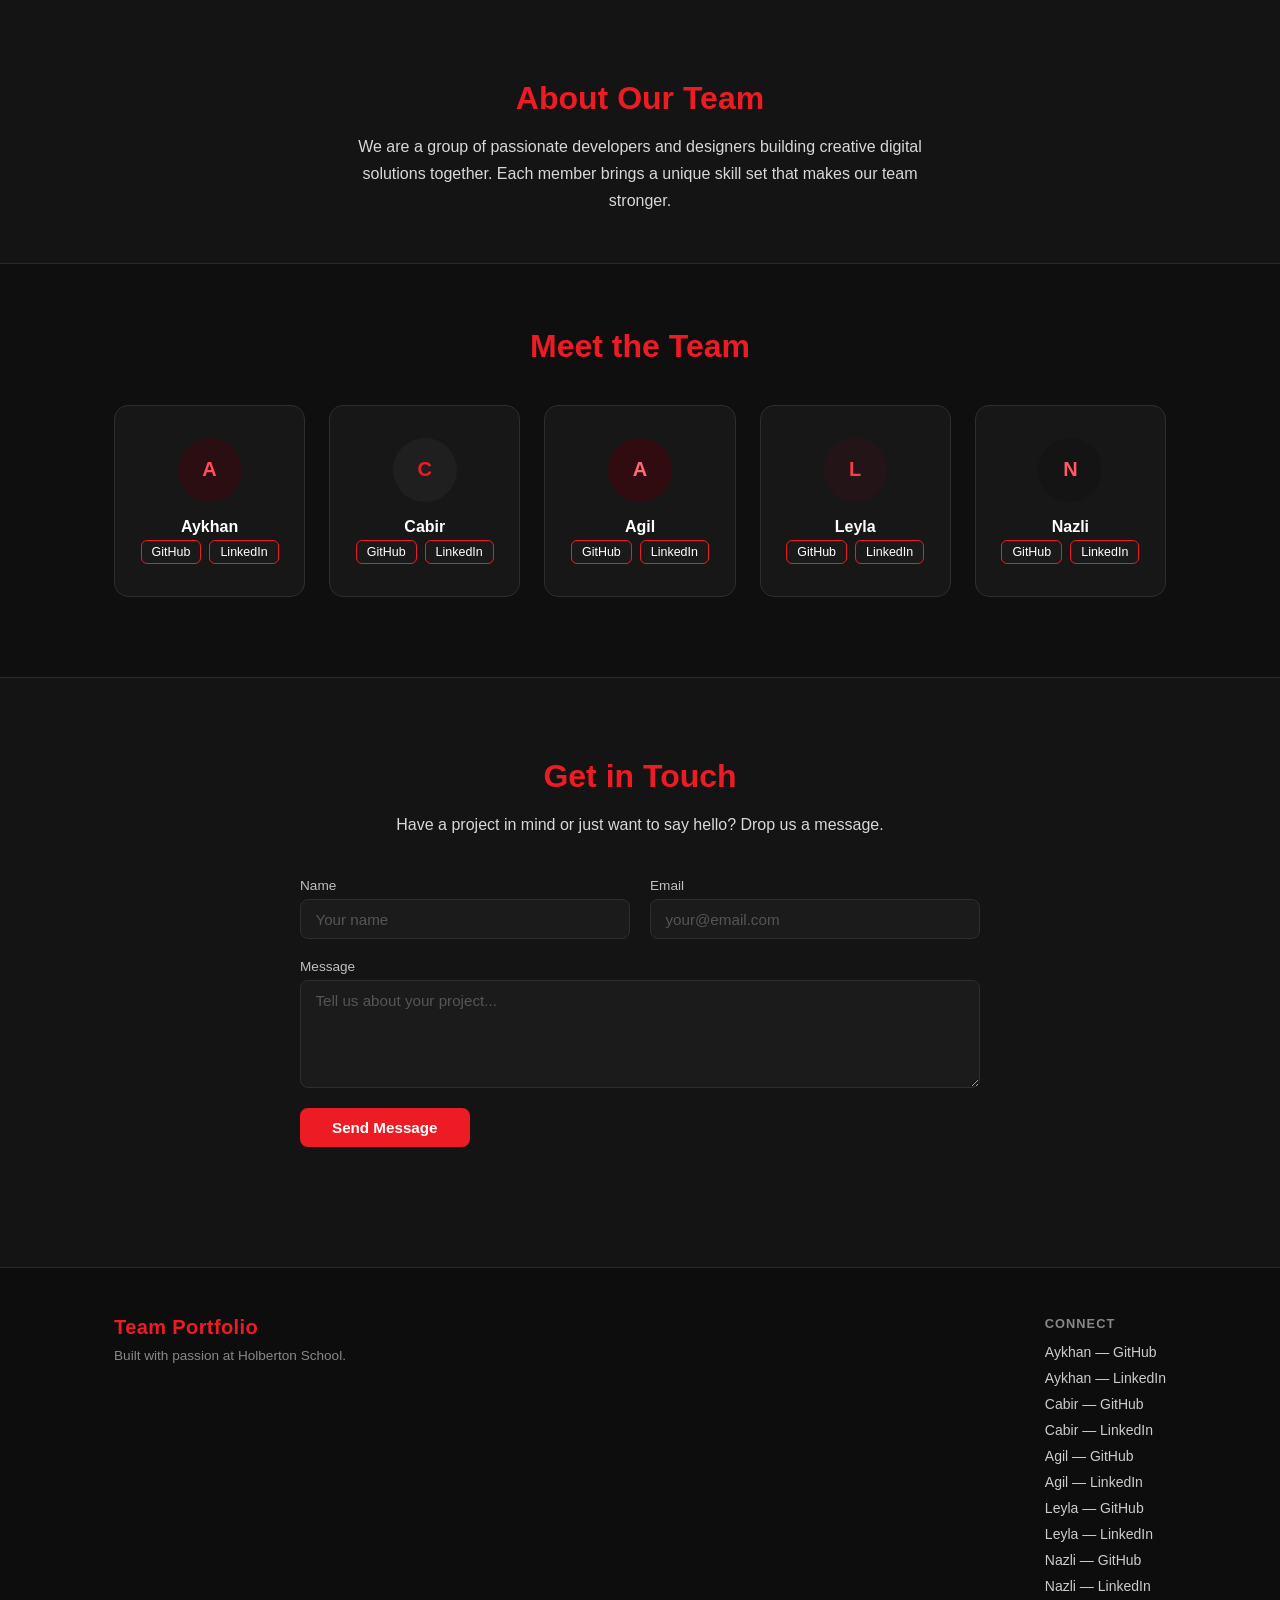
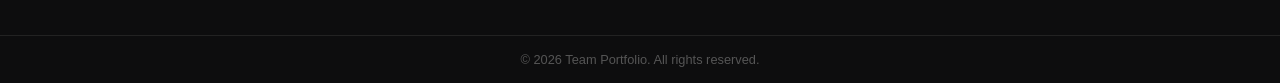
<file: team-index.html>
<!DOCTYPE html>
<html lang="en">
<head>
  <meta charset="UTF-8" />
  <meta name="viewport" content="width=device-width, initial-scale=1.0" />
  <title>Team Portfolio</title>
  <link rel="stylesheet" href="team-style.css" />
  <link rel="stylesheet" href="contact-style.css" />
</head>
<body>
  <section id="about" class="about-section">
    <div class="container">
      <h2 class="section-title">About Our Team</h2>
      <p class="section-subtitle">
        We are a group of passionate developers and designers building
        creative digital solutions together. Each member brings a unique
        skill set that makes our team stronger.
      </p>
    </div>
  </section>

  <section id="team" class="team-section">
    <div class="container">
      <h2 class="section-title">Meet the Team</h2>
      <div class="team-grid" id="teamGrid"></div>
    </div>
  </section>

  <section id="contact" class="contact-section">
    <div class="container">
      <h2 class="section-title">Get in Touch</h2>
      <p class="section-subtitle">Have a project in mind or just want to say hello? Drop us a message.</p>
      <form class="contact-form" id="contactForm" novalidate>
        <div class="form-row">
          <div class="form-group">
            <label for="contactName">Name</label>
            <input type="text" id="contactName" name="name" placeholder="Your name" required />
          </div>
          <div class="form-group">
            <label for="contactEmail">Email</label>
            <input type="email" id="contactEmail" name="email" placeholder="your@email.com" required />
          </div>
        </div>
        <div class="form-group">
          <label for="contactMessage">Message</label>
          <textarea id="contactMessage" name="message" rows="5" placeholder="Tell us about your project..." required></textarea>
        </div>
        <button type="submit" class="submit-btn">Send Message</button>
        <p class="form-feedback" id="formFeedback" aria-live="polite"></p>
      </form>
    </div>
  </section>

  <footer class="site-footer">
    <div class="container footer-inner">
      <div class="footer-brand">
        <span class="footer-logo">Team Portfolio</span>
        <p class="footer-tagline">Built with passion at Holberton School.</p>
      </div>
      <div class="footer-links">
        <h3 class="footer-links-title">Connect</h3>
        <ul class="footer-social" id="footerSocial"></ul>
      </div>
    </div>
    <div class="footer-bottom">
      <p>&copy; <span id="footerYear"></span> Team Portfolio. All rights reserved.</p>
    </div>
  </footer>

  <script src="data.js"></script>
  <script src="team-app.js"></script>
  <script src="contact-app.js"></script>
</body>
</html>
</file>
<file: team-style.css>
* {
  margin: 0;
  padding: 0;
  box-sizing: border-box;
}

body {
  font-family: "Segoe UI", sans-serif;
  background-color: #0f0f10;
  color: #f4f4f4;
}

.container {
  max-width: 1100px;
  margin: 0 auto;
  padding: 0 1.5rem;
}

.section-title {
  font-size: 2rem;
  font-weight: 600;
  text-align: center;
  margin-bottom: 1rem;
  color: #ed1c24;
}

.section-subtitle {
  font-size: 1rem;
  color: #d8d8d8;
  text-align: center;
  max-width: 600px;
  margin: 0 auto;
  line-height: 1.7;
}

.about-section {
  padding: 5rem 0 3rem;
  background-color: #141414;
  border-bottom: 1px solid #2a2a2a;
}

.team-section {
  padding: 4rem 0 5rem;
  background-color: #0f0f10;
}

.team-grid {
  display: grid;
  grid-template-columns: repeat(auto-fit, minmax(180px, 1fr));
  gap: 1.5rem;
  margin-top: 2.5rem;
}

.member-card {
  background: #171718;
  border: 1px solid #2e2e2f;
  border-radius: 14px;
  padding: 2rem 1.25rem;
  text-align: center;
  transition: transform 0.2s ease, box-shadow 0.2s ease;
}

.member-card:hover {
  transform: translateY(-4px);
  box-shadow: 0 10px 28px rgba(237, 28, 36, 0.22);
  border-color: #ed1c24;
}

.member-avatar {
  width: 64px;
  height: 64px;
  border-radius: 50%;
  overflow: hidden;
  display: flex;
  align-items: center;
  justify-content: center;
  font-size: 1.25rem;
  font-weight: 600;
  margin: 0 auto 1rem;
}

.member-avatar img {
  width: 100%;
  height: 100%;
  object-fit: cover;
  border-radius: 50%;
}

.member-name {
  font-size: 1rem;
  font-weight: 600;
  color: #ffffff;
  margin-bottom: 0.25rem;
}

.member-role {
  font-size: 0.875rem;
  color: #b3b3b3;
  margin-bottom: 0.75rem;
}

.member-skill-badge {
  display: inline-block;
  font-size: 0.75rem;
  font-weight: 500;
  padding: 4px 12px;
  border-radius: 20px;
  margin-bottom: 1rem;
}

.member-socials {
  display: flex;
  justify-content: center;
  gap: 0.5rem;
}

.member-socials a {
  font-size: 0.78rem;
  color: #ffffff;
  text-decoration: none;
  border: 1px solid #ed1c24;
  padding: 4px 10px;
  border-radius: 6px;
  background: #1a1a1b;
  transition: background 0.15s, color 0.15s;
}

.member-socials span {
  font-size: 0.78rem;
  color: #9e9ea3;
}

.member-socials a:hover {
  background: #ed1c24;
  color: #0f0f10;
}

@media (max-width: 600px) {
  .section-title {
    font-size: 1.5rem;
  }

  .team-grid {
    grid-template-columns: 1fr 1fr;
  }
}

@media (max-width: 400px) {
  .team-grid {
    grid-template-columns: 1fr;
  }
}
</file>
<file: contact-style.css>
.contact-section {
  padding: 5rem 0;
  background-color: #141414;
  border-top: 1px solid #2a2a2a;
}

.contact-form {
  max-width: 680px;
  margin: 2.5rem auto 0;
  display: flex;
  flex-direction: column;
  gap: 1.25rem;
}

.form-row {
  display: grid;
  grid-template-columns: 1fr 1fr;
  gap: 1.25rem;
}

.form-group {
  display: flex;
  flex-direction: column;
  gap: 0.4rem;
}

.form-group label {
  font-size: 0.85rem;
  font-weight: 500;
  color: #c0c0c0;
}

.form-group input,
.form-group textarea {
  background: #1b1b1c;
  border: 1px solid #2e2e2f;
  border-radius: 8px;
  color: #f4f4f4;
  font-family: inherit;
  font-size: 0.95rem;
  padding: 0.65rem 0.9rem;
  outline: none;
  transition: border-color 0.2s;
  resize: vertical;
}

.form-group input::placeholder,
.form-group textarea::placeholder {
  color: #555;
}

.form-group input:focus,
.form-group textarea:focus {
  border-color: #ed1c24;
}

.submit-btn {
  align-self: flex-start;
  background: #ed1c24;
  color: #fff;
  border: none;
  border-radius: 8px;
  cursor: pointer;
  font-family: inherit;
  font-size: 0.95rem;
  font-weight: 600;
  padding: 0.7rem 2rem;
  transition: background 0.2s, transform 0.15s;
}

.submit-btn:hover {
  background: #c71019;
  transform: translateY(-2px);
}

.submit-btn:disabled {
  opacity: 0.6;
  cursor: not-allowed;
  transform: none;
}

.form-feedback {
  font-size: 0.875rem;
  min-height: 1.2rem;
}

.form-feedback.success {
  color: #4caf50;
}

.form-feedback.error {
  color: #ed1c24;
}

/* ── Footer ─────────────────────────────────────────── */

.site-footer {
  background-color: #0d0d0e;
  border-top: 1px solid #2a2a2a;
  padding-top: 3rem;
}

.footer-inner {
  display: flex;
  justify-content: space-between;
  align-items: flex-start;
  gap: 2rem;
  padding-bottom: 2.5rem;
}

.footer-brand {
  max-width: 260px;
}

.footer-logo {
  font-size: 1.25rem;
  font-weight: 700;
  color: #ed1c24;
  letter-spacing: 0.02em;
}

.footer-tagline {
  font-size: 0.85rem;
  color: #888;
  margin-top: 0.4rem;
  line-height: 1.6;
}

.footer-links-title {
  font-size: 0.8rem;
  font-weight: 600;
  text-transform: uppercase;
  letter-spacing: 0.08em;
  color: #888;
  margin-bottom: 0.75rem;
}

.footer-social {
  list-style: none;
  display: flex;
  flex-direction: column;
  gap: 0.5rem;
}

.footer-social li a {
  font-size: 0.875rem;
  color: #ccc;
  text-decoration: none;
  transition: color 0.15s;
}

.footer-social li a:hover {
  color: #ed1c24;
}

.footer-bottom {
  border-top: 1px solid #222;
  padding: 1rem 0;
  text-align: center;
}

.footer-bottom p {
  font-size: 0.8rem;
  color: #555;
}

@media (max-width: 600px) {
  .form-row {
    grid-template-columns: 1fr;
  }

  .footer-inner {
    flex-direction: column;
  }

  .submit-btn {
    width: 100%;
    text-align: center;
  }
}
</file>
